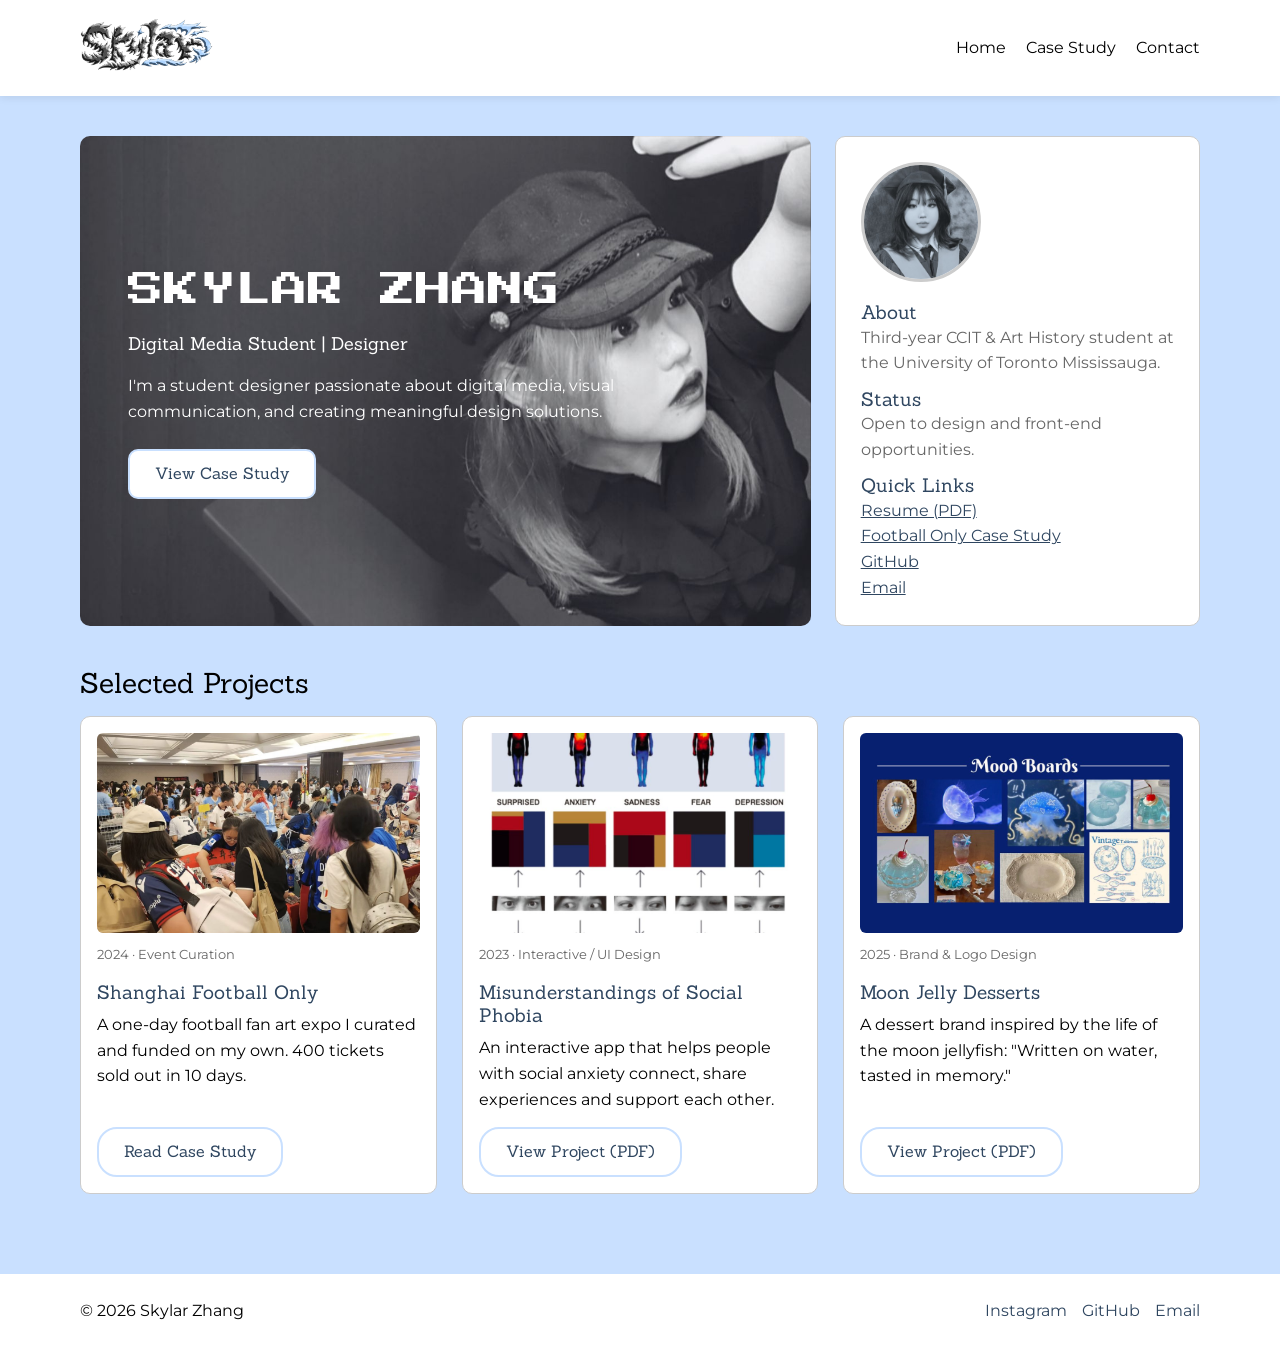
<file: index.html>
<!DOCTYPE html>
<html lang="en">
<head>
    <meta charset="UTF-8">
    <meta name="viewport" content="width=device-width, initial-scale=1.0">
    <title>Skylar Zhang | Portfolio</title>
    <link rel="preconnect" href="https://fonts.googleapis.com">
    <link rel="preconnect" href="https://fonts.gstatic.com" crossorigin>
    <link href="https://fonts.googleapis.com/css2?family=Montserrat:wght@400;600;700&family=Press+Start+2P&family=Sanchez&display=swap" rel="stylesheet">
    <link rel="stylesheet" href="css/style.css">
</head>

<body>
    <header class="site-header">
        <a href="index.html" class="brand">
            <img class="logo" src="assets/images/logo.png" alt="Skylar Zhang logo">
        </a>
        <nav class="nav-links">
            <a href="index.html">Home</a>
            <a href="detail.html">Case Study</a>
            <a href="#contact">Contact</a>
        </nav>
    </header>

    <main class="container">
        <section class="hero-grid">
            <article class="hero-banner">
                <h1>SKYLAR ZHANG</h1>
                <p class="hero-subtitle">Digital Media Student | Designer</p>
                <p class="subtitle">I'm a student designer passionate about digital media, visual communication, and creating meaningful design solutions.</p>
                <a href="detail.html" class="btn-primary">View Case Study</a>
            </article>
 
            <aside class="hero-sidebar">
                <img class="profile-photo" src="assets/images/profile.jpg" alt="Portrait of Skylar Zhang">
                <h3>About</h3>
                <p>Third-year CCIT &amp; Art History student at the University of Toronto Mississauga.</p>
                <h3>Status</h3>
                <p>Open to design and front-end opportunities.</p>
                <h3>Quick Links</h3>
                <ul class="quick-links">
                    <li><a href="assets/files/Skylar_Resume.pdf">Resume (PDF)</a></li>
                    <li><a href="detail.html">Football Only Case Study</a></li>
                    <li><a href="https://github.com/Skylaroxo">GitHub</a></li>
                    <li><a href="mailto:skylarrr.zhang@mail.utoronto.ca">Email</a></li>
                </ul>
            </aside>
        </section>
 
        <h2 class="section-title">Selected Projects</h2>
 
        <section class="cards-gallery">
            <article class="card">
                <img class="card-img" src="assets/images/football-only.jpg" alt="Crowd of fans at the Shanghai Football Only expo">
                <p class="card-meta">2024 &middot; Event Curation</p>
                <h3>Shanghai Football Only</h3>
                <p>A one-day football fan art expo I curated and funded on my own. 400 tickets sold out in 10 days.</p>
                <a href="detail.html" class="btn-card">Read Case Study</a>
            </article>
 
            <article class="card">
                <img class="card-img" src="assets/images/social-phobia.jpg" alt="Black and white photo of a person resting their head on a table">
                <p class="card-meta">2023 &middot; Interactive / UI Design</p>
                <h3>Misunderstandings of Social Phobia</h3>
                <p>An interactive app that helps people with social anxiety connect, share experiences and support each other.</p>
                <a href="assets/files/social-phobia-project.pdf" class="btn-card">View Project (PDF)</a>
            </article>
 
            <article class="card">
                <img class="card-img" src="assets/images/moon-jelly.jpg" alt="Moon Jelly Desserts brand design">
                <p class="card-meta">2025 &middot; Brand &amp; Logo Design</p>
                <h3>Moon Jelly Desserts</h3>
                <p>A dessert brand inspired by the life of the moon jellyfish: "Written on water, tasted in memory."</p>
                <a href="assets/files/moon-jelly-project.pdf" class="btn-card">View Project (PDF)</a>
            </article>
        </section>
    </main>
 
    <footer class="site-footer" id="contact">
        <p>&copy; 2026 Skylar Zhang</p>
        <nav class="footer-links">
            <a href="https://www.instagram.com/skylarzzz_oxo/">Instagram</a>
            <a href="https://github.com/Skylaroxo">GitHub</a>
            <a href="mailto:skylarrr.zhang@mail.utoronto.ca">Email</a>
        </nav>
    </footer>
    
</body>
</html>
</file>
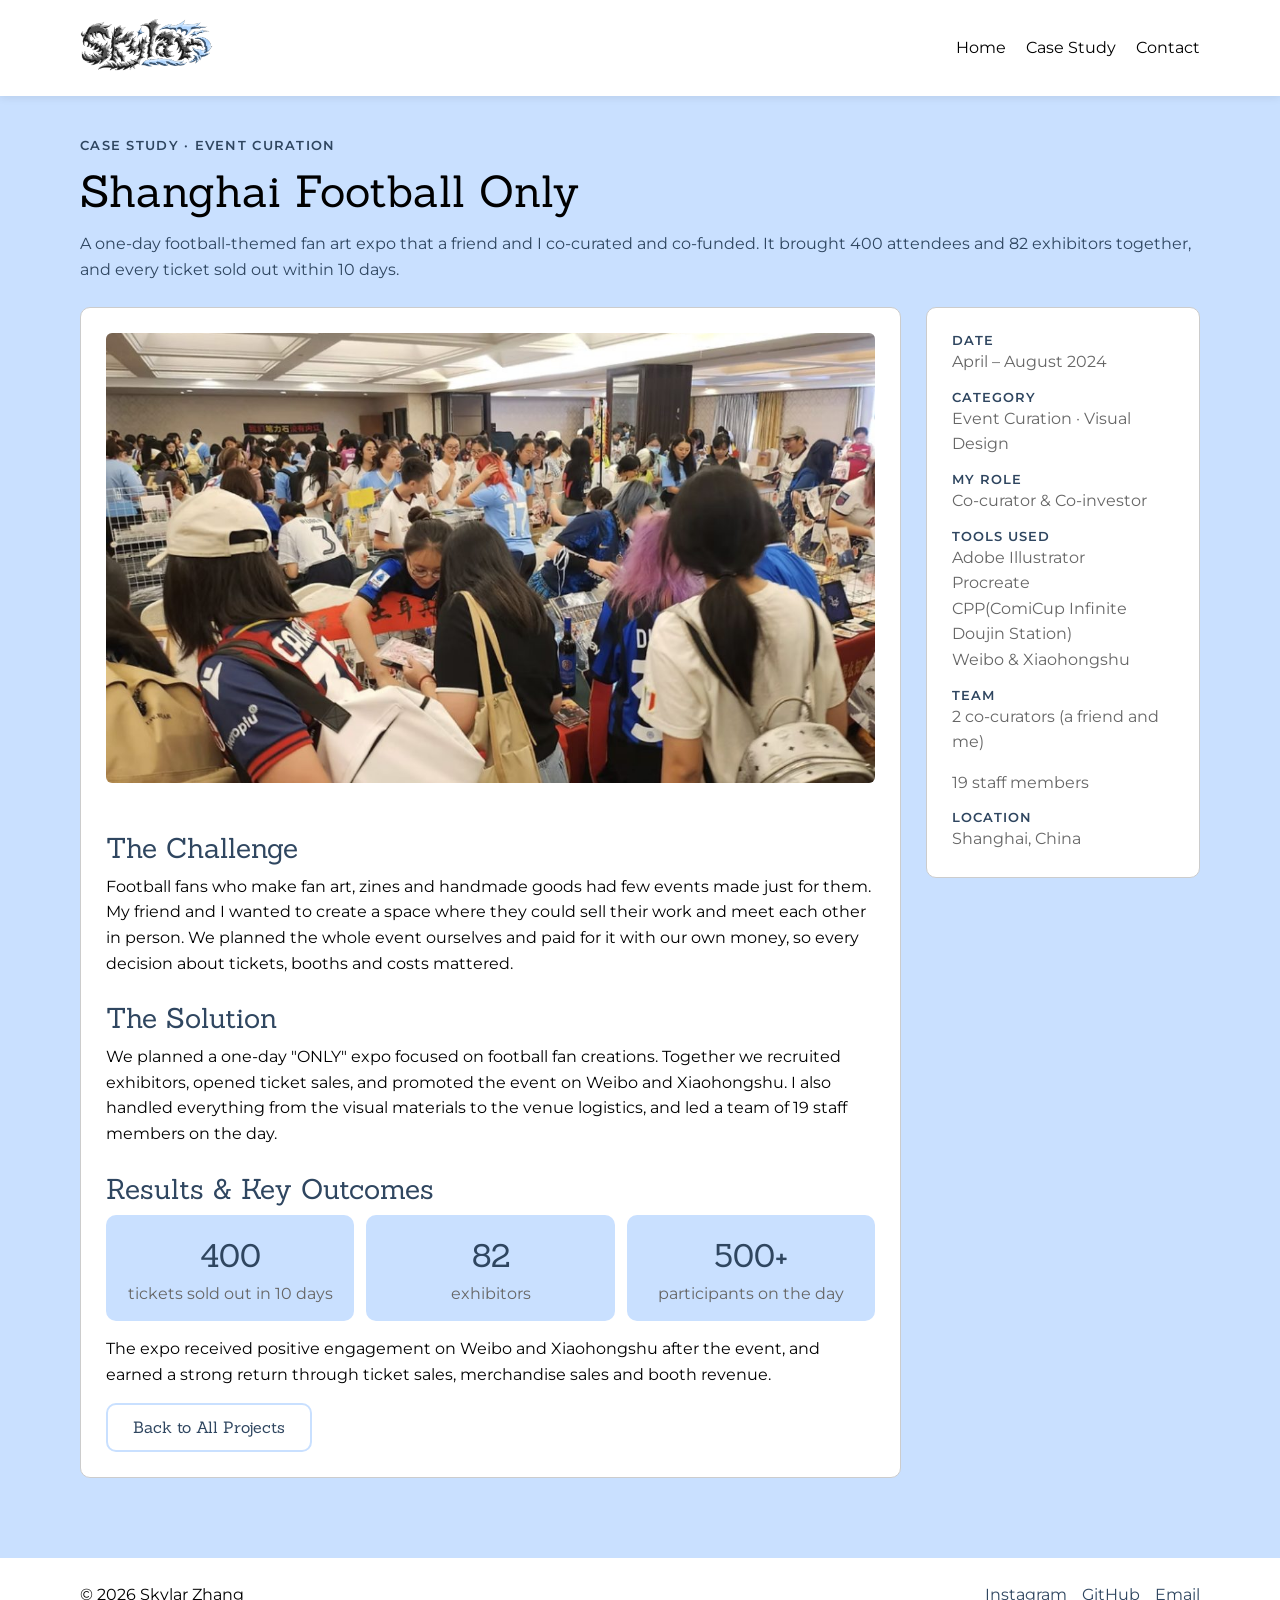
<file: detail.html>
<!DOCTYPE html>
<html lang="en">
<head>
    <meta charset="UTF-8">
    <meta name="viewport" content="width=device-width, initial-scale=1.0">
    <title>Shanghai Football Only | Skylar Zhang</title>
    <link rel="preconnect" href="https://fonts.googleapis.com">
    <link rel="preconnect" href="https://fonts.gstatic.com" crossorigin>
    <link href="https://fonts.googleapis.com/css2?family=Montserrat:wght@400;600;700&family=Press+Start+2P&family=Sanchez&display=swap" rel="stylesheet">
    <link rel="stylesheet" href="css/style.css">
</head>

<body>
    <header class="site-header">
        <a href="index.html" class="brand">
            <img class="logo" src="assets/images/logo.png" alt="Skylar Zhang logo">
        </a>
        <nav class="nav-links">
            <a href="index.html">Home</a>
            <a href="detail.html">Case Study</a>
            <a href="#contact">Contact</a>
        </nav>
    </header>

    <main class="detail-layout">
        <section class="detail-hero">
            <p class="eyebrow">Case Study &middot; Event Curation</p>
            <h1>Shanghai Football Only</h1>
            <p class="lead-text">A one-day football-themed fan art expo that a friend and I co-curated and co-funded. It brought 400 attendees and 82 exhibitors together, and every ticket sold out within 10 days.</p>
        </section>
 
        <section class="content-grid">
            <article class="case-body">
                <img class="case-img" src="assets/images/football-only.jpg" alt="Fans browsing exhibitor tables at the Shanghai Football Only expo">
 
                <h2>The Challenge</h2>
                <p>Football fans who make fan art, zines and handmade goods had few events made just for them. My friend and I wanted to create a space where they could sell their work and meet each other in person. We planned the whole event ourselves and paid for it with our own money, so every decision about tickets, booths and costs mattered.</p>
 
                <h2>The Solution</h2>
                <p>We planned a one-day "ONLY" expo focused on football fan creations. Together we recruited exhibitors, opened ticket sales, and promoted the event on Weibo and Xiaohongshu. I also handled everything from the visual materials to the venue logistics, and led a team of 19 staff members on the day.</p>
 
                <h2>Results &amp; Key Outcomes</h2>
                <div class="stats-row">
                    <div class="stat">
                        <strong>400</strong>
                        <p>tickets sold out in 10 days</p>
                    </div>
                    <div class="stat">
                        <strong>82</strong>
                        <p>exhibitors</p>
                    </div>
                    <div class="stat">
                        <strong>500+</strong>
                        <p>participants on the day</p>
                    </div>
                </div>
                <p>The expo received positive engagement on Weibo and Xiaohongshu after the event, and earned a strong return through ticket sales, merchandise sales and booth revenue.</p>
 
                <a href="index.html" class="btn-primary">Back to All Projects</a>
            </article>
 
            <aside class="meta-sidebar">
                <h3>Date</h3>
                <p>April &ndash; August 2024</p>
 
                <h3>Category</h3>
                <p>Event Curation &middot; Visual Design</p>
 
                <h3>My Role</h3>
                <p>Co-curator &amp; Co-investor</p>
 
                <h3>Tools Used</h3>
                <ul>
                    <li>Adobe Illustrator</li>
                    <li>Procreate</li>
                    <li>CPP(ComiCup Infinite Doujin Station)</li>
                    <li>Weibo &amp; Xiaohongshu</li>
                </ul>
 
                <h3>Team</h3>
                <p>2 co-curators (a friend and me)</p>
                <p>19 staff members</p>
 
                <h3>Location</h3>
                <p>Shanghai, China</p>
            </aside>
        </section>
    </main>
 
    <footer class="site-footer" id="contact">
        <p>&copy; 2026 Skylar Zhang</p>
        <nav class="footer-links">
            <a href="https://www.instagram.com/skylarzzz_oxo/">Instagram</a>
            <a href="https://github.com/Skylaroxo">GitHub</a>
            <a href="mailto:skylarrr.zhang@mail.utoronto.ca">Email</a>
        </nav>
    </footer>

</body>
</html>
</file>
<file: css/style.css>
*{
    margin: 0;
    padding: 0;
    box-sizing: border-box;
}
 
body{
    font-family: 'Montserrat', Arial, sans-serif;
    line-height: 1.6;
    color: #000000;
    background-color: #C9E0FF;
}
 
img{
    max-width: 100%;
}
 
h1, h2, h3{
    font-family: 'Sanchez', Georgia, serif;
    font-weight: normal;
    line-height: 1.25;
}

.site-header{
    position: sticky;
    top: 0;
    z-index: 10;
    display: flex;
    justify-content: space-between;
    align-items: center;
    flex-wrap: wrap;
    gap: 12px;
    padding: 12px 15px;
    background-color: #FFFFFF;
    box-shadow: 0 2px 8px rgba(0, 0, 0, 0.08);
}
 
.logo{
    height: 45px;
}
 
.nav-links{
    display: flex;
    gap: 20px;
}
 
.nav-links a{
    color: #000000;
    text-decoration: none;
}
 
.nav-links a:hover{
    color: #666666;
}


.btn-primary{
    display: inline-block;
    padding: 10px 25px;
    border: 2px solid #C9E0FF;
    background-color: #FFFFFF;
    border-radius: 10px;
    color: #2F4660;
    font-family: 'Sanchez', Georgia, serif;
    text-decoration: none;
    text-align: center;
}
 
.btn-primary:hover{
    background-color: #2F4660;
    color: #FFFFFF;
}


.container{
    padding: 25px 15px;
}
 
.hero-grid{
    display: grid;
    grid-template-columns: 1fr;
    gap: 15px;
}
 
.hero-banner{
    display: flex;
    flex-direction: column;
    justify-content: center; 
    align-items: flex-start;
    min-height: 360px;
    padding: 32px 25px;
    border-radius: 10px;
    color: #FFFFFF;
    background-color: #000000;                   
    background-image: url("../assets/images/hero.jpg");
    background-size: cover;
    background-position: right; 
}
 
.hero-text {
    display: flex;
    flex-direction: column;
    justify-content: center;
    align-items: flex-start;
    padding: 32px 25px;
}
 
.hero-banner h1 {
    font-family: 'Press Start 2P', monospace;
    font-size: 1.4rem;
    line-height: 1.5;
    margin-bottom: 12px;
}
 
.hero-subtitle {
    font-family: 'Sanchez', Georgia, serif;
    font-size: 1.15rem;
    margin-bottom: 15px;
}
 
.subtitle {
    max-width: 520px;
    margin-bottom: 25px;
}

.hero-sidebar,
.card {
    background-color: #FFFFFF;
    border: 1px solid #CCCCCC;
    border-radius: 10px;
}
 
.hero-sidebar{
    padding: 25px;
}
 
.profile-photo{
    width: 120px;
    height: 120px;
    border-radius: 50%;
    border: 3px solid #CCCCCC;
    object-fit: cover;
}
 
.hero-sidebar h3{
    margin-top: 12px;
    color: #2F4660;
}
 
.hero-sidebar p{
    color: #666666;
}
 
.quick-links{
    list-style: none;
}
 
.quick-links a{
    color: #2F4660;
}
 
.quick-links a:hover{
    color: #C9E0FF;
}
 
.section-title{
    margin: 40px 0 15px;
}

.cards-gallery{
    display: grid;
    grid-template-columns: repeat(auto-fit, minmax(280px, 1fr));
    gap: 25px;
}

.card{
    display: flex;
    flex-direction: column;
    padding: 16px;
}
 
.card-img{
    width: 100%;
    height: 200px;
    object-fit: cover;
    border-radius: 6px;
    margin-bottom: 12px;
}
 
.card-meta{
    font-size: 0.8rem;
    color: #666666;
}
 
.card h3{
    margin-bottom: 8px;
    color: #2F4660;
}
 
.card p{
    margin-bottom: 15px;
}

.btn-card{
    display: inline-block;
    padding: 10px 25px;
    border: 2px solid #C9E0FF;
    border-radius: 20px;
    background-color: #FFFFFF;
    color: #2F4660;
    font-family: 'Sanchez', Georgia, serif;
    text-decoration: none;
    text-align: center;
    margin-top: auto;
}
 
.btn-card:hover{
    background-color: #2F4660;
    color: #FFFFFF;
}

.detail-layout{
    padding: 25px 15px;
}
 
.detail-hero{
    margin-bottom: 25px;
}

.eyebrow{
    font-size: 0.8rem;
    font-weight: 600;
    text-transform: uppercase;
    letter-spacing: 0.1em;
    color: #2F4660;
    margin-bottom: 8px;
}

.detail-hero h1{
    margin-bottom: 12px;
}
 
.lead-text{
    color: #2F4660;
}

.content-grid{
    display: grid;
    grid-template-columns: 1fr;
    gap: 25px;
}

.case-body,
.meta-sidebar{
    padding: 25px;
    background-color: #FFFFFF;
    border: 1px solid #CCCCCC;
    border-radius: 10px;
}
 
.case-img{
    width: 100%;
    height: 300px;
    object-fit: cover;
    border-radius: 6px;
    margin-bottom: 15px;
}
 
.case-body h2{
    margin: 25px 0 8px;
    color: #2F4660;
}
 
.case-body p{
    margin-bottom: 15px;
}
 
.stats-row{
    display: grid;
    grid-template-columns: 1fr;
    gap: 12px;
    margin-bottom: 15px;
}
 
.stat{
    padding: 15px;
    border-radius: 10px;
    background-color: #C9E0FF;
    text-align: center;
}
 
.stat strong{
    font-family: 'Sanchez', Georgia, serif;
    font-size: 2rem;
    font-weight: normal;
    color: #2F4660;
}
 
.case-body .stat p{
    margin-bottom: 0;
    color: #666666;
}
 
.meta-sidebar h3{
    font-family: 'Montserrat', Arial, sans-serif;
    font-size: 0.8rem;
    font-weight: 600;
    text-transform: uppercase;
    letter-spacing: 0.08em;
    color: #2F4660;
}
 
.meta-sidebar p,
.meta-sidebar li{
    color: #666666;
}

.meta-sidebar p,
.meta-sidebar ul{
    margin-bottom: 15px;
}
 
.meta-sidebar p:last-child {
    margin-bottom: 0;
}
 
.meta-sidebar ul{
    list-style: none;
}


.site-footer{
    display: flex;
    flex-direction: column;
    align-items: center;
    gap: 8px;
    margin-top: 40px;
    padding: 25px 15px;
    background-color: #FFFFFF;
}
 
.footer-links{
    display: flex;
    gap: 15px;
}
 
.footer-links a {
    color: #2F4660;
    text-decoration: none;
}
 
.footer-links a:hover{
    text-decoration: underline;
}

@media (min-width: 768px) {
    h1 { font-size: 2.75rem; }
    h2 { font-size: 1.75rem; }
 
    .site-header {
        padding: 16px 80px;
    }
 
    .logo {
        height: 56px;
    }
 
    .container,
    .detail-layout {
        padding: 40px 80px;
    }
 
    .hero-grid {
        grid-template-columns: 2fr 1fr;
        gap: 24px;
    }
 
    .hero-banner {
        padding: 48px;
    }
 
    .hero-banner h1 {
        font-size: 2.25rem;
    }
 
    .btn-card {
        align-self: flex-start;
    }
 
    .content-grid {
        grid-template-columns: 3fr 1fr;
        align-items: flex-start;
    }
 
    .case-img {
        height: 450px;
    }
 
    .stats-row {
        grid-template-columns: repeat(3, 1fr);
    }
 
    .site-footer {
        flex-direction: row;
        justify-content: space-between;
        padding: 24px 80px;
    }
}
</file>
